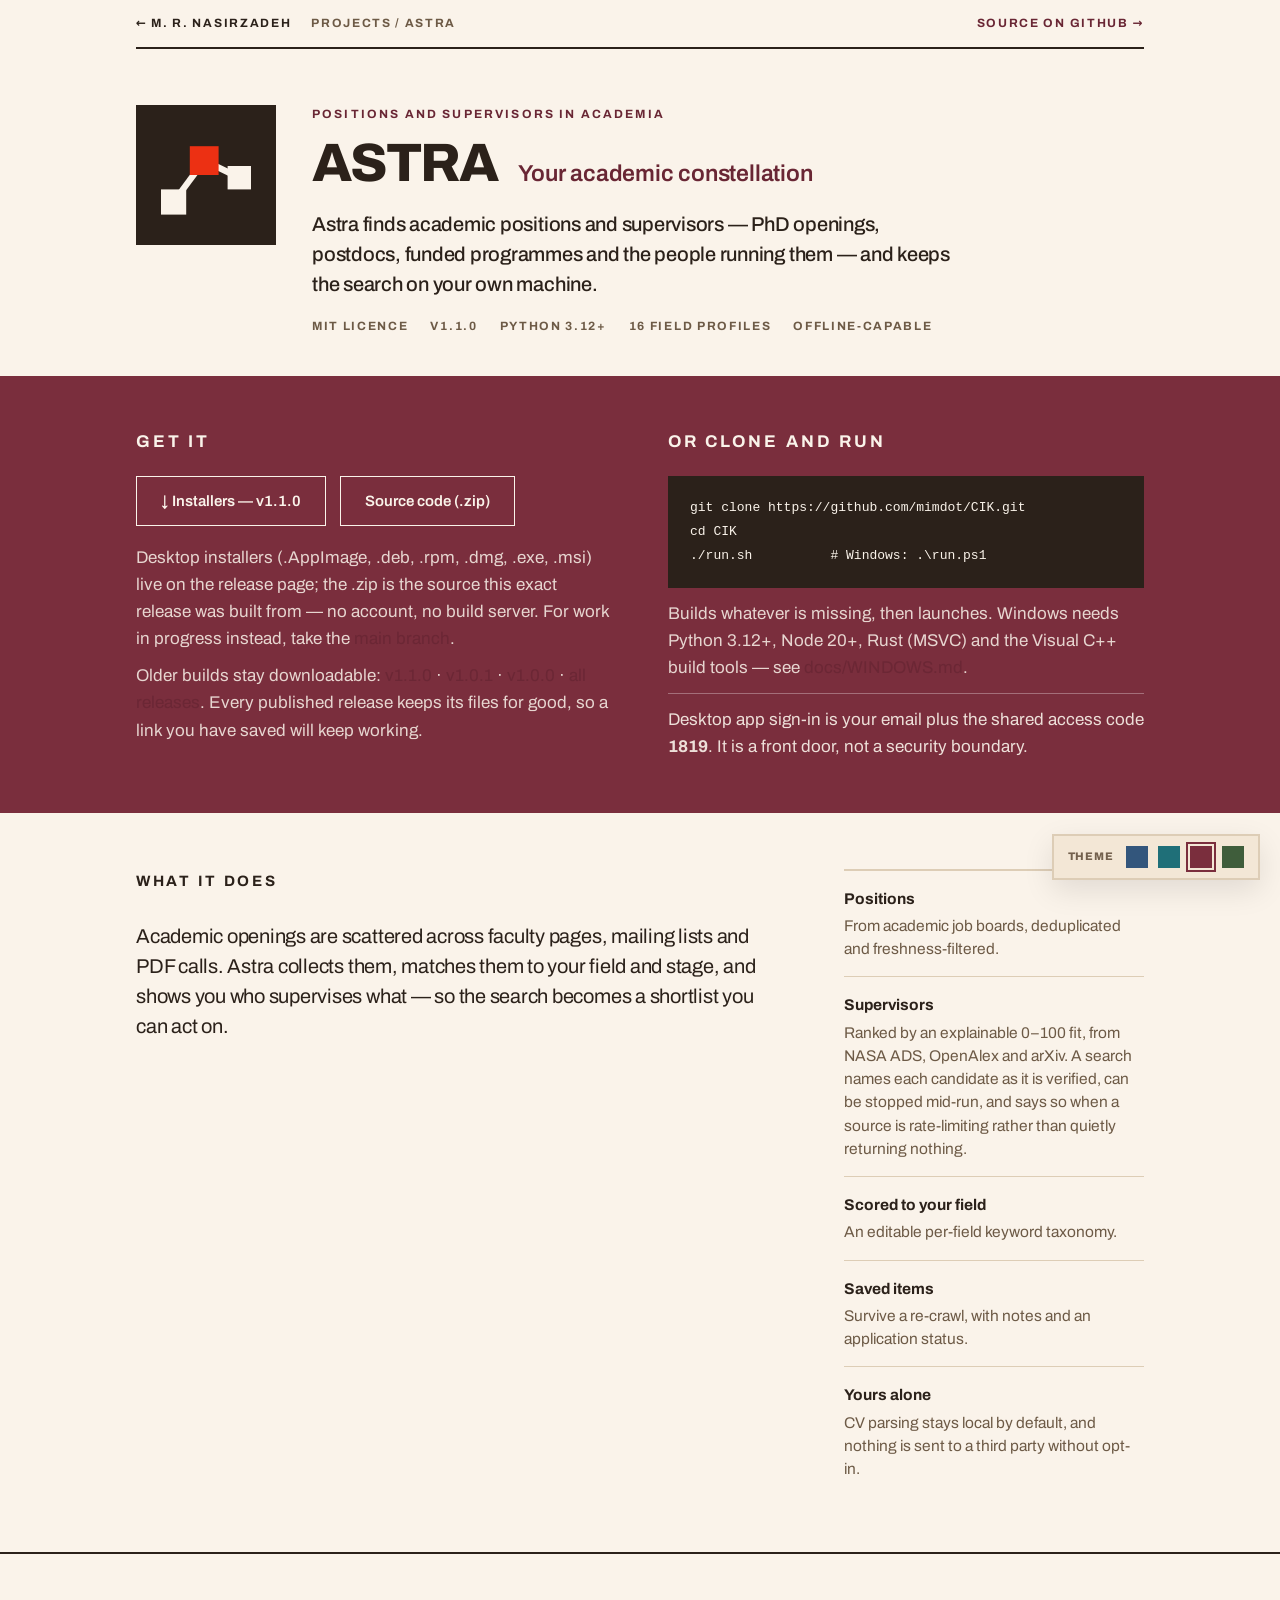
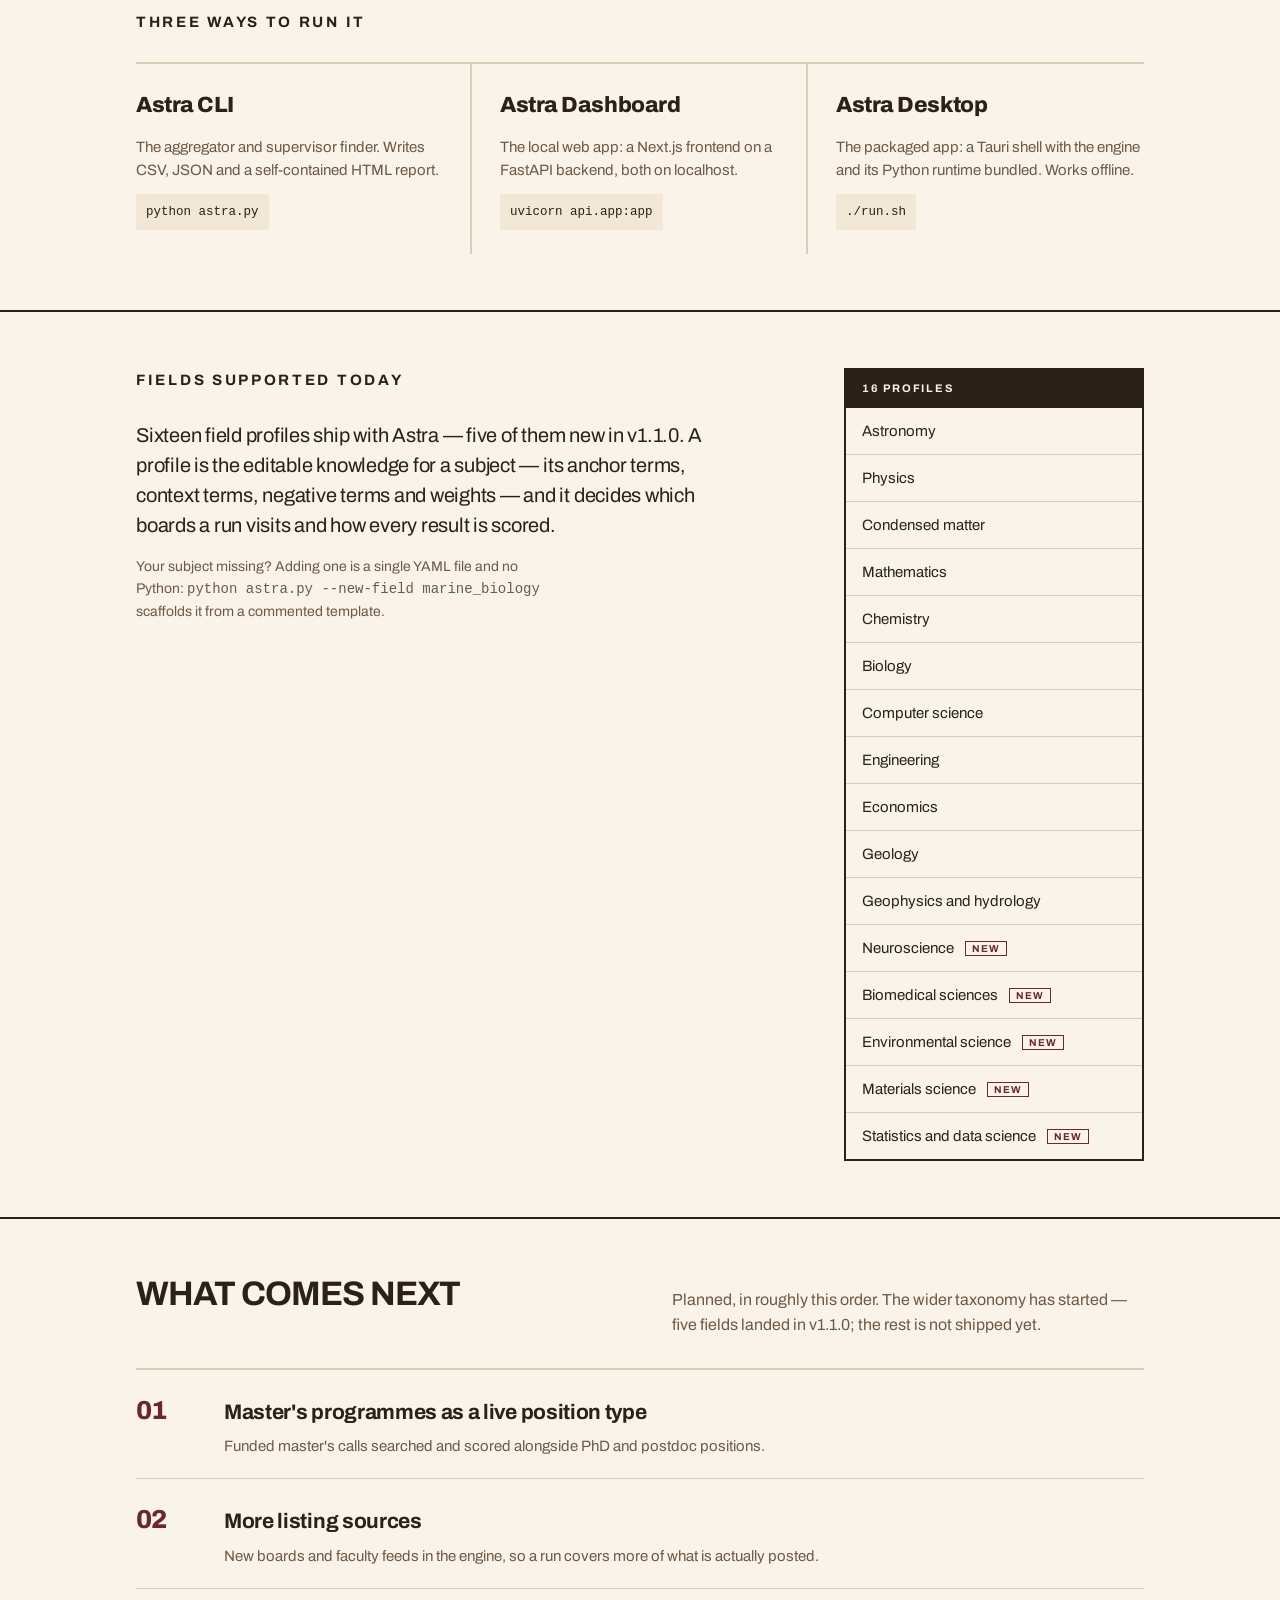
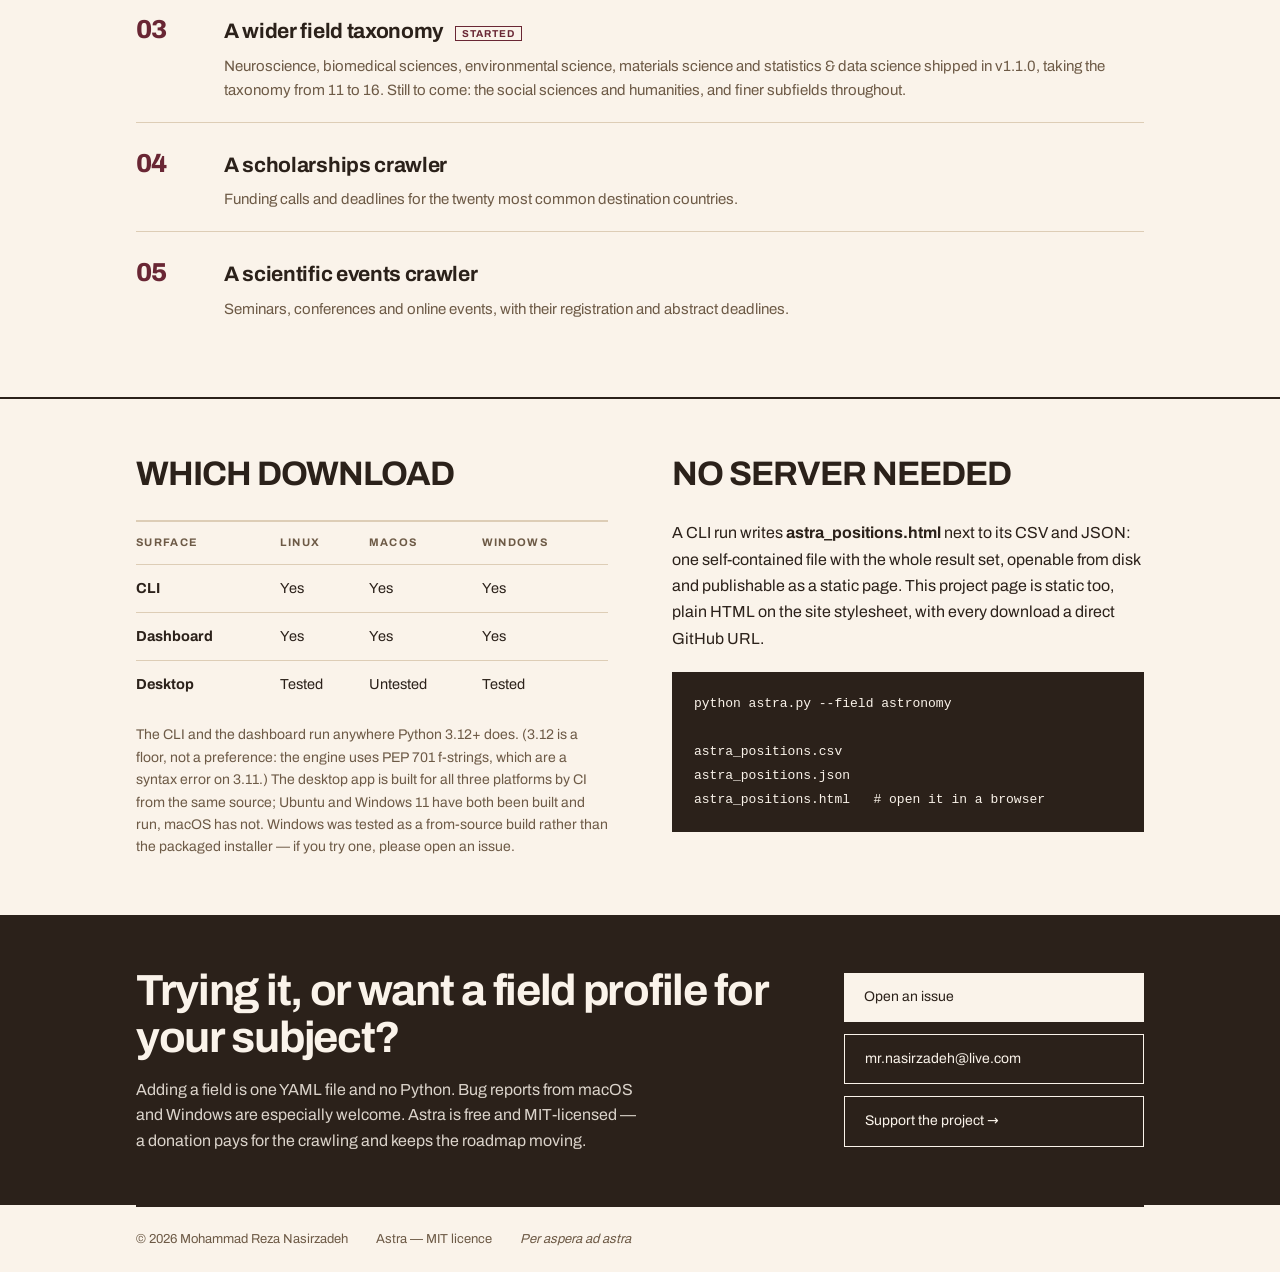
<file: projects/astra/index.html>
<!DOCTYPE html>
<html lang="en" data-theme="wine">
<head>
<meta charset="utf-8">
<script>
  try { document.documentElement.dataset.theme = localStorage.getItem('mimdot-theme') || 'wine'; } catch (e) {}
</script>
<meta name="viewport" content="width=device-width, initial-scale=1">
<title>Astra - positions and supervisors in academia &middot; M. R. Nasirzadeh</title>
<meta name="description" content="Astra finds academic positions and supervisors - PhD openings, postdocs, funded programmes and the people running them - and keeps the search on your own machine.">
<meta property="og:type" content="website">
<meta property="og:title" content="Astra: your academic constellation">
<meta property="og:description" content="Astra finds academic positions and supervisors - PhD openings, postdocs, funded programmes and the people running them - and keeps the search on your own machine.">
<meta property="og:url" content="https://mimdot.github.io/projects/astra/">
<meta name="twitter:card" content="summary_large_image">
<meta name="twitter:title" content="Astra: your academic constellation">
<meta name="twitter:description" content="Positions and supervisors in academia. Free, MIT-licensed, and it runs on your own machine.">
<link rel="icon" href="../../assets/images/logo.png">
<link rel="stylesheet" href="../../assets/css/style.css">
<link rel="stylesheet" href="../../assets/css/poster.css">
<script type="application/ld+json">
{
  "@context": "https://schema.org",
  "@type": "SoftwareApplication",
  "name": "Astra",
  "alternateName": "Career Intelligence Kit",
  "description": "Astra finds academic positions and supervisors - PhD openings, postdocs, funded programmes and the people running them - and keeps the search on your own machine.",
  "applicationCategory": "ResearchApplication",
  "operatingSystem": "Linux, macOS, Windows",
  "softwareVersion": "1.1.0",
  "url": "https://mimdot.github.io/projects/astra/",
  "downloadUrl": "https://github.com/mimdot/CIK/releases/latest",
  "softwareRequirements": "Python 3.12+",
  "codeRepository": "https://github.com/mimdot/CIK",
  "license": "https://opensource.org/licenses/MIT",
  "isAccessibleForFree": true,
  "offers": {"@type": "Offer", "price": "0", "priceCurrency": "USD"},
  "author": {
    "@type": "Person",
    "name": "Mohammad Reza Nasirzadeh",
    "url": "https://mimdot.github.io/"
  }
}
</script>
</head>
<body>

<div class="p-wrap">
  <nav class="p-crumbs" aria-label="Breadcrumb">
    <a href="../../">&larr; M. R. Nasirzadeh</a>
    <span>Projects / Astra</span>
    <a class="p-crumbs-end" href="https://github.com/mimdot/CIK">Source on GitHub &rarr;</a>
  </nav>

  <header class="p-hero">
    <div class="p-mark-tile">
      <svg class="p-mark" viewBox="0 0 100 100" width="90" height="90" fill="none" role="img" aria-label="Astra">
        <line x1="14" y1="80" x2="48" y2="34" stroke="currentColor" stroke-width="7"/>
        <line x1="48" y1="34" x2="87" y2="53" stroke="currentColor" stroke-width="7"/>
        <rect x="0" y="66" width="28" height="28" fill="currentColor"/>
        <rect x="74" y="40" width="26" height="26" fill="currentColor"/>
        <rect class="keystone" x="32" y="18" width="32" height="32"/>
      </svg>
    </div>
    <div>
      <p class="p-kicker">Positions and supervisors in academia</p>
      <div class="p-hero-lockup">
        <h1>Astra</h1>
        <span class="p-tagline">Your academic constellation</span>
      </div>
      <p class="p-hero-memo">Astra finds academic positions and supervisors &mdash; PhD openings, postdocs, funded programmes and the people running them &mdash; and keeps the search on your own machine.</p>
      <p class="p-facts">
        <span>MIT licence</span>
        <span>v1.1.0</span>
        <span>Python 3.12+</span>
        <span>16 field profiles</span>
        <span>Offline-capable</span>
      </p>
    </div>
  </header>
</div>

<section class="p-band">
  <div class="p-wrap">
    <div class="p-get">
      <div>
        <p class="p-band-label">Get it</p>
        <div class="p-ctas">
          <a class="btn btn-ghost on-navy p-btn-lg" href="https://github.com/mimdot/CIK/releases/latest">&darr; Installers &mdash; v1.1.0</a>
          <a class="btn btn-ghost on-navy p-btn-lg" href="https://github.com/mimdot/CIK/archive/refs/tags/v1.1.0.zip">Source code (.zip)</a>
        </div>
        <p class="p-get-note" style="margin-top: 18px">Desktop installers (.AppImage, .deb, .rpm, .dmg, .exe, .msi) live on the release page; the .zip is the source this exact release was built from &mdash; no account, no build server. For work in progress instead, take the <a href="https://github.com/mimdot/CIK/archive/refs/heads/main.zip">main branch</a>.</p>
        <p class="p-get-note" style="margin-top: 10px">Older builds stay downloadable: <a href="https://github.com/mimdot/CIK/releases/tag/v1.1.0">v1.1.0</a> &middot; <a href="https://github.com/mimdot/CIK/releases/tag/v1.0.1">v1.0.1</a> &middot; <a href="https://github.com/mimdot/CIK/releases/tag/v1.0.0">v1.0.0</a> &middot; <a href="https://github.com/mimdot/CIK/releases">all releases</a>. Every published release keeps its files for good, so a link you have saved will keep working.</p>
      </div>
      <div>
        <p class="p-band-label">Or clone and run</p>
        <pre class="p-code">git clone https://github.com/mimdot/CIK.git
cd CIK
./run.sh          # Windows: .\run.ps1</pre>
        <p class="p-code-note" style="margin-top: 12px">Builds whatever is missing, then launches. Windows needs Python 3.12+, Node 20+, Rust (MSVC) and the Visual&nbsp;C++ build tools &mdash; see <a href="https://github.com/mimdot/CIK/blob/main/docs/WINDOWS.md">docs/WINDOWS.md</a>.</p>
        <p class="p-code-rule">Desktop app sign-in is your email plus the shared access code <strong>1819</strong>. It is a front door, not a security boundary.</p>
      </div>
    </div>
  </div>
</section>

<main>

  <section class="p-sec">
    <div class="p-wrap">
      <div class="p-aside">
        <div>
          <h2 class="p-label">What it does</h2>
          <p class="p-hero-memo" style="font-weight: 400">Academic openings are scattered across faculty pages, mailing lists and PDF calls. Astra collects them, matches them to your field and stage, and shows you who supervises what &mdash; so the search becomes a shortlist you can act on.</p>
        </div>
        <dl class="p-defs">
          <div class="p-def"><dt>Positions</dt><dd>From academic job boards, deduplicated and freshness-filtered.</dd></div>
          <div class="p-def"><dt>Supervisors</dt><dd>Ranked by an explainable 0&ndash;100 fit, from NASA ADS, OpenAlex and arXiv. A search names each candidate as it is verified, can be stopped mid-run, and says so when a source is rate-limiting rather than quietly returning nothing.</dd></div>
          <div class="p-def"><dt>Scored to your field</dt><dd>An editable per-field keyword taxonomy.</dd></div>
          <div class="p-def"><dt>Saved items</dt><dd>Survive a re-crawl, with notes and an application status.</dd></div>
          <div class="p-def"><dt>Yours alone</dt><dd>CV parsing stays local by default, and nothing is sent to a third party without opt-in.</dd></div>
        </dl>
      </div>
    </div>
  </section>

  <section class="p-sec">
    <div class="p-wrap">
      <h2 class="p-label">Three ways to run it</h2>
      <div class="p-three">
        <div>
          <h3>Astra CLI</h3>
          <p>The aggregator and supervisor finder. Writes CSV, JSON and a self-contained HTML report.</p>
          <code class="p-inline-code">python astra.py</code>
        </div>
        <div>
          <h3>Astra Dashboard</h3>
          <p>The local web app: a Next.js frontend on a FastAPI backend, both on localhost.</p>
          <code class="p-inline-code">uvicorn api.app:app</code>
        </div>
        <div>
          <h3>Astra Desktop</h3>
          <p>The packaged app: a Tauri shell with the engine and its Python runtime bundled. Works offline.</p>
          <code class="p-inline-code">./run.sh</code>
        </div>
      </div>
    </div>
  </section>

  <section class="p-sec">
    <div class="p-wrap">
      <div class="p-aside">
        <div>
          <h2 class="p-label">Fields supported today</h2>
          <p class="p-hero-memo" style="font-weight: 400; max-width: 54ch">Sixteen field profiles ship with Astra &mdash; five of them new in v1.1.0. A profile is the editable knowledge for a subject &mdash; its anchor terms, context terms, negative terms and weights &mdash; and it decides which boards a run visits and how every result is scored.</p>
          <p class="p-note" style="max-width: 54ch">Your subject missing? Adding one is a single YAML file and no Python: <code>python astra.py --new-field marine_biology</code> scaffolds it from a commented template.</p>
        </div>
        <div class="p-list">
          <p class="p-list-head">16 profiles</p>
          <ul>
            <li>Astronomy</li>
            <li>Physics</li>
            <li>Condensed matter</li>
            <li>Mathematics</li>
            <li>Chemistry</li>
            <li>Biology</li>
            <li>Computer science</li>
            <li>Engineering</li>
            <li>Economics</li>
            <li>Geology</li>
            <li>Geophysics and hydrology</li>
            <li>Neuroscience <span class="p-new">new</span></li>
            <li>Biomedical sciences <span class="p-new">new</span></li>
            <li>Environmental science <span class="p-new">new</span></li>
            <li>Materials science <span class="p-new">new</span></li>
            <li>Statistics and data science <span class="p-new">new</span></li>
          </ul>
        </div>
      </div>
    </div>
  </section>

  <section class="p-sec">
    <div class="p-wrap">
      <div class="p-sec-head">
        <h2 class="p-label" style="margin: 0">What comes next</h2>
        <p>Planned, in roughly this order. The wider taxonomy has started &mdash; five fields landed in v1.1.0; the rest is not shipped yet.</p>
      </div>
      <div class="p-road">
        <div class="p-road-item">
          <span class="p-road-num">01</span>
          <div>
            <h3>Master's programmes as a live position type</h3>
            <p>Funded master's calls searched and scored alongside PhD and postdoc positions.</p>
          </div>
        </div>
        <div class="p-road-item">
          <span class="p-road-num">02</span>
          <div>
            <h3>More listing sources</h3>
            <p>New boards and faculty feeds in the engine, so a run covers more of what is actually posted.</p>
          </div>
        </div>
        <div class="p-road-item">
          <span class="p-road-num">03</span>
          <div>
            <h3>A wider field taxonomy <span class="p-new">started</span></h3>
            <p>Neuroscience, biomedical sciences, environmental science, materials science and statistics &amp; data science shipped in v1.1.0, taking the taxonomy from 11 to 16. Still to come: the social sciences and humanities, and finer subfields throughout.</p>
          </div>
        </div>
        <div class="p-road-item">
          <span class="p-road-num">04</span>
          <div>
            <h3>A scholarships crawler</h3>
            <p>Funding calls and deadlines for the twenty most common destination countries.</p>
          </div>
        </div>
        <div class="p-road-item">
          <span class="p-road-num">05</span>
          <div>
            <h3>A scientific events crawler</h3>
            <p>Seminars, conferences and online events, with their registration and abstract deadlines.</p>
          </div>
        </div>
      </div>
    </div>
  </section>

  <section class="p-sec">
    <div class="p-wrap">
      <div class="p-split">
        <div>
          <h2 class="p-label">Which download</h2>
          <div class="p-table-scroll">
          <table class="p-table">
            <thead>
              <tr><th scope="col">Surface</th><th scope="col">Linux</th><th scope="col">macOS</th><th scope="col">Windows</th></tr>
            </thead>
            <tbody>
              <tr><th scope="row">CLI</th><td>Yes</td><td>Yes</td><td>Yes</td></tr>
              <tr><th scope="row">Dashboard</th><td>Yes</td><td>Yes</td><td>Yes</td></tr>
              <tr><th scope="row">Desktop</th><td>Tested</td><td>Untested</td><td>Tested</td></tr>
            </tbody>
          </table>
          </div>
          <p class="p-note">The CLI and the dashboard run anywhere Python 3.12+ does. (3.12 is a floor, not a preference: the engine uses PEP&nbsp;701 f-strings, which are a syntax error on 3.11.) The desktop app is built for all three platforms by CI from the same source; Ubuntu and Windows&nbsp;11 have both been built and run, macOS has not. Windows was tested as a from-source build rather than the packaged installer &mdash; if you try one, please open an issue.</p>
        </div>
        <div>
          <h2 class="p-label">No server needed</h2>
          <p class="p-body" style="color: inherit; margin-bottom: 20px">A CLI run writes <strong>astra_positions.html</strong> next to its CSV and JSON: one self-contained file with the whole result set, openable from disk and publishable as a static page. This project page is static too, plain HTML on the site stylesheet, with every download a direct GitHub URL.</p>
          <pre class="p-code">python astra.py --field astronomy

astra_positions.csv
astra_positions.json
astra_positions.html   # open it in a browser</pre>
        </div>
      </div>
    </div>
  </section>

</main>

<section class="p-ink">
  <div class="p-wrap">
    <div class="p-ink-split">
      <div>
        <h2>Trying it, or want a field profile for your subject?</h2>
        <p style="margin-top: 16px">Adding a field is one YAML file and no Python. Bug reports from macOS and Windows are especially welcome. Astra is free and MIT-licensed &mdash; a donation pays for the crawling and keeps the roadmap moving.</p>
      </div>
      <div class="p-ink-actions">
        <a class="p-btn-solid" href="https://github.com/mimdot/CIK/issues">Open an issue</a>
        <a class="p-btn-outline" href="mailto:mr.nasirzadeh@live.com">mr.nasirzadeh@live.com</a>
        <a class="p-btn-outline" href="https://donofa.ir/mimdot">Support the project &rarr;</a>
      </div>
    </div>
  </div>
</section>

<div class="p-wrap">
  <p class="p-colophon">
    <span>&copy; 2026 Mohammad Reza Nasirzadeh</span>
    <span>Astra &mdash; MIT licence</span>
    <em>Per aspera ad astra</em>
  </p>
</div>

<nav class="theme-switcher" id="theme-switcher" aria-label="Colour theme">
  <span class="theme-switcher-label">Theme</span>
  <button type="button" class="theme-dot" data-theme-name="cream" aria-pressed="false" title="Cream &amp; navy" aria-label="Cream and navy theme"></button>
  <button type="button" class="theme-dot" data-theme-name="slate" aria-pressed="false" title="Slate &amp; teal" aria-label="Slate and teal theme"></button>
  <button type="button" class="theme-dot" data-theme-name="wine" aria-pressed="true" title="Wine &amp; sand" aria-label="Wine and sand theme"></button>
  <button type="button" class="theme-dot" data-theme-name="forest" aria-pressed="false" title="Forest &amp; sage" aria-label="Forest and sage theme"></button>
</nav>

<script src="../../assets/js/main.js"></script>
</body>
</html>
</file>
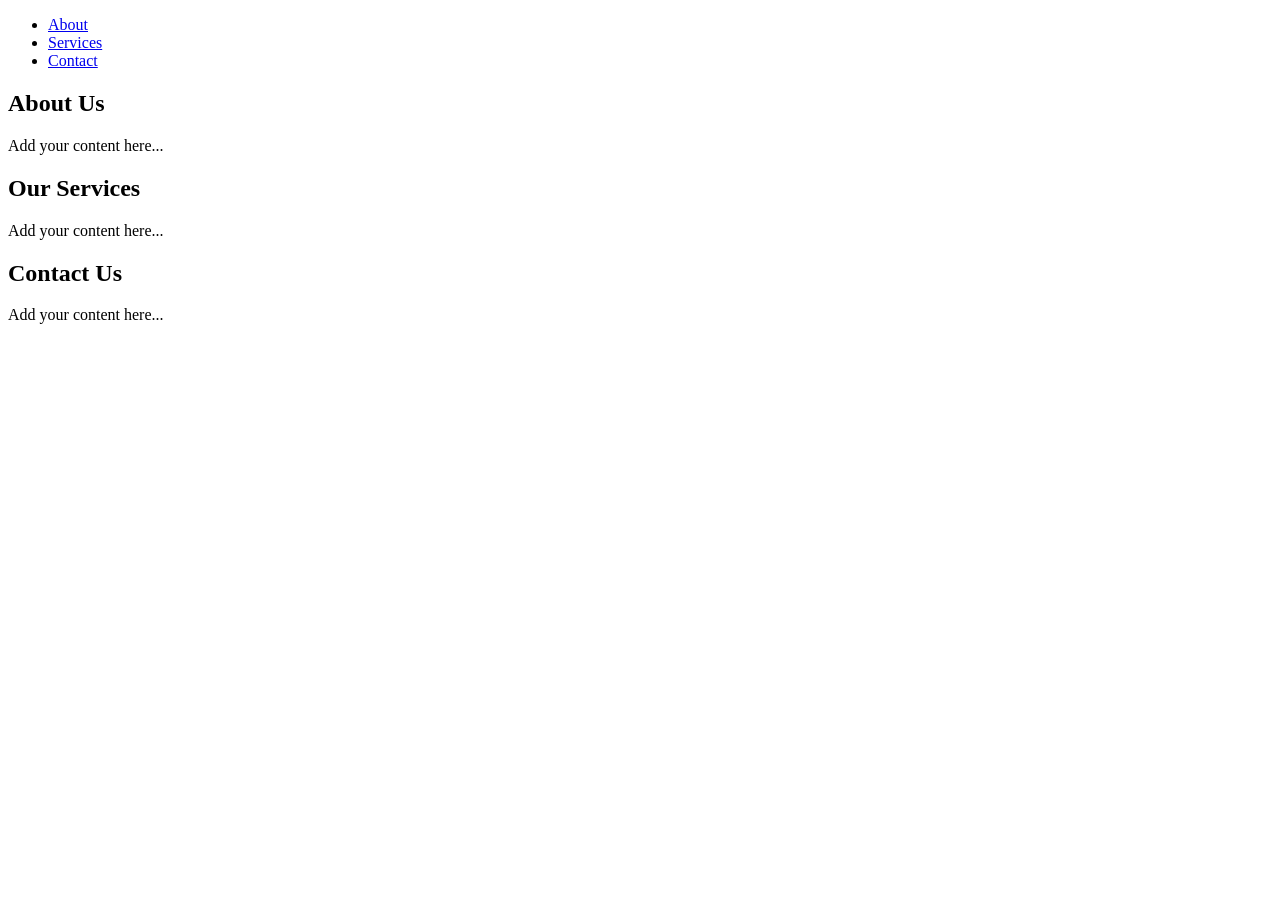
<file: indes.html>
<!DOCTYPE html>
<html>
  <head>
    <title>My GitHub Pages Website</title>
  </head>
  <body>
    <header>
      <nav>
        <ul>
          <li><a href="#about">About</a></li>
          <li><a href="#services">Services</a></li>
          <li><a href="#contact">Contact</a></li>
        </ul>
      </nav>
    </header>
    <main>
      <section id="about">
        <h2>About Us</h2>
        <p>Add your content here...</p>
      </section>
      <section id="services">
        <h2>Our Services</h2>
        <p>Add your content here...</p>
      </section>
      <section id="contact">
        <h2>Contact Us</h2>
        <p>Add your content here...</p>
      </section>
    </main>
  </body>
</html>
</file>
<file: assets/css/style.css>
/* ============================================================
   mimdot.github.io - Mohammad Reza Nasirzadeh
   Modernist poster system, preserved brand: cream + navy + Archivo
   Radii: 0. Default theme cream, light with prefers-color-scheme
   dark. Alternate colour themes via html[data-theme].
   ============================================================ */

/* --- Tokens --- */
:root {
  --bg:        #faf5e9;
  --surface:   #f2ecdd;
  --ink:       #201e1d;
  --ink-soft:  #6b6760;
  --ink-faint: #6f6b63;
  --accent:    #33567c;
  --accent-600:#2a4767;
  --accent-700:#243c58;
  --accent-800:#1d3148;
  --accent-900:#182a3e;
  --divider:   #d3ccbb;
  --on-accent: #faf5e9;
  --field-bg: #faf5e9;
  --field-ink: #201e1d;
  --font: 'Archivo', system-ui, sans-serif;
  --nav-h: 64px;
  --max: 1120px;
}

@font-face {
  font-family: 'Archivo';
  font-style: normal;
  font-weight: 100 900;
  font-display: swap;
  src: url('../fonts/archivo.woff2') format('woff2-variations');
}

/* --- Reset --- */
*, *::before, *::after { box-sizing: border-box; margin: 0; padding: 0; }
html { scroll-behavior: smooth; font-size: 16px; }
body {
  background: var(--bg);
  color: var(--ink);
  font-family: var(--font);
  font-weight: 400;
  line-height: 1.6;
  -webkit-font-smoothing: antialiased;
}
img { max-width: 100%; display: block; }
a { color: var(--accent-600); text-decoration: none; }
a:hover { color: var(--accent); }
button { font-family: inherit; }
:focus-visible { outline: 2px solid var(--accent); outline-offset: 2px; }

/* --- Buttons --- */
.btn {
  display: inline-flex;
  align-items: center;
  justify-content: center;
  gap: 6px;
  cursor: pointer;
  text-decoration: none;
  font-family: var(--font);
  font-weight: 400;
  font-size: 14px;
  line-height: 1.2;
  padding: 10px 18px;
  border: 1px solid transparent;
  border-radius: 0;
  transition: background 0.18s, color 0.18s, border-color 0.18s;
}
.btn:active { transform: translateY(1px); }
.btn-primary { background: var(--accent); color: var(--on-accent); }
.btn-primary:hover { background: var(--accent-600); color: var(--on-accent); }
.btn-ghost { border: 1px solid var(--divider); color: var(--accent-600); }
.btn-ghost:hover { border-color: var(--accent); color: var(--accent); }
.btn-ghost.on-navy { border-color: var(--on-accent); color: var(--on-accent); }
.btn-ghost.on-navy:hover { background: rgba(250,245,233,0.12); color: var(--on-accent); }

/* --- Navigation --- */
.nav {
  position: sticky;
  top: 0;
  z-index: 100;
  height: var(--nav-h);
  display: flex;
  align-items: center;
  gap: 16px;
  padding: 0 32px;
  background: var(--bg);
  border-bottom: 2px solid var(--divider);
}
.nav-logo { width: 40px; height: 40px; flex: none; display: flex; align-items: center; justify-content: center; }
.nav-logo img { width: 40px; height: 40px; max-width: none; flex: none; object-fit: contain; }
.nav-brand {
  font-weight: 800;
  font-size: 17px;
  letter-spacing: -0.01em;
  white-space: nowrap;
  margin-right: auto;
}
.nav-links {
  display: flex;
  align-items: center;
  gap: 22px;
  list-style: none;
}
.nav-links a { color: var(--ink); font-size: 14px; }
.nav-links a:hover { color: var(--accent); }
.nav-cv {
  color: var(--on-accent) !important;
  padding: 9px 14px;
  font-size: 13px;
}
.nav-toggle {
  display: none;
  flex-direction: column;
  justify-content: center;
  gap: 5px;
  width: 40px;
  height: 40px;
  background: none;
  border: none;
  cursor: pointer;
}
.nav-toggle span { display: block; width: 22px; height: 2px; background: var(--ink); margin-left: auto; }
.nav-toggle[aria-expanded="true"] span:nth-child(1) { transform: translateY(7px) rotate(45deg); }
.nav-toggle[aria-expanded="true"] span:nth-child(2) { opacity: 0; }
.nav-toggle[aria-expanded="true"] span:nth-child(3) { transform: translateY(-7px) rotate(-45deg); }

/* --- Hero --- */
.hero {
  display: grid;
  grid-template-columns: minmax(0, 1fr) 340px;
  gap: 64px;
  align-items: center;
  max-width: var(--max);
  margin: 0 auto;
  padding: 96px 56px 84px;
}
.hero-lead {
  font-weight: 600;
  font-size: 24px;
  line-height: 1.45;
  letter-spacing: -0.01em;
  max-width: 34ch;
  margin-bottom: 32px;
}
.hero-ctas { display: flex; gap: 12px; flex-wrap: wrap; }
.hero-figure {
  background: var(--surface);
  border: 2px solid var(--divider);
  overflow: hidden;
  aspect-ratio: 1 / 1;
}
.hero-figure img { width: 100%; height: 100%; object-fit: cover; }

/* --- Layout --- */
.container { max-width: var(--max); margin: 0 auto; padding: 0 56px; }
.section { padding: 84px 0; border-bottom: 2px solid var(--divider); }
.section:last-of-type { border-bottom: 0; }
.section-title {
  font-weight: 800;
  font-size: 32px;
  line-height: 1.12;
  letter-spacing: -0.015em;
  margin-bottom: 48px;
}
.eyebrow {
  font-size: 13px;
  font-weight: 400;
  letter-spacing: 0.08em;
  text-transform: uppercase;
  color: var(--accent-600);
  margin-bottom: 16px;
}

/* --- Research rows --- */
.feature-row {
  display: grid;
  grid-template-columns: 1fr;
  gap: 16px 56px;
  padding: 0 0 42px;
  margin-bottom: 42px;
  border-bottom: 2px solid var(--divider);
}
.feature-row:last-of-type { margin-bottom: 0; padding-bottom: 24px; }
.feature-title {
  font-weight: 800;
  font-size: 24px;
  line-height: 1.2;
  letter-spacing: -0.01em;
  margin-bottom: 12px;
}
.feature-body {
  font-size: 15.5px;
  line-height: 1.8;
  color: var(--ink-soft);
  max-width: 52ch;
}

/* --- Publications --- */
.pub-row {
  display: grid;
  grid-template-columns: 90px 1fr auto;
  gap: 8px 32px;
  align-items: baseline;
  padding: 28px 0;
  border-bottom: 2px solid var(--divider);
}
.pub-row:last-of-type { border-bottom: 0; padding-bottom: 0; }
.pub-row:first-of-type { padding-top: 0; }
.pub-year { font-weight: 800; font-size: 15px; }
.pub-title { font-weight: 800; font-size: 21px; line-height: 1.3; margin-bottom: 8px; }
.pub-authors { font-size: 14.5px; line-height: 1.5; color: var(--ink-faint); }
.pub-links { margin-top: 6px; }
.pub-links a { font-weight: 400; font-size: 14px; border-bottom: 1px solid currentColor; padding-bottom: 1px; }

/* --- Tags --- */
.tag {
  display: inline-flex;
  align-items: center;
  font-size: 11.5px;
  letter-spacing: 0.02em;
  padding: 4px 10px;
  white-space: nowrap;
  border: 1px solid var(--divider);
  color: var(--ink-soft);
}
.tag-accent { border-color: var(--accent); color: var(--accent); }
.tag-outline { border-style: dashed; }
.tag-neutral { border-color: var(--divider); }

/* --- Talks --- */
.talk-row {
  display: grid;
  grid-template-columns: 64px 1fr auto;
  gap: 8px 24px;
  align-items: baseline;
  padding: 24px 0;
  border-bottom: 1px solid var(--divider);
}
.talk-row:last-of-type { border-bottom: 0; padding-bottom: 0; }
.talk-row:first-of-type { padding-top: 0; }
.talk-year { font-weight: 800; font-size: 14px; }
.talk-title { font-size: 16px; line-height: 1.6; }
.talk-venue { color: var(--ink-soft); }

/* --- Writings --- */
.section-split { display: grid; grid-template-columns: 1fr; }
.writings-intro {
  font-size: 15.5px;
  line-height: 1.8;
  color: var(--ink-soft);
  max-width: 56ch;
  margin-bottom: 28px;
}
.writings-entry { font-size: 16px; line-height: 1.8; }
.writings-entry a { font-weight: 600; color: var(--accent-600); }
.writings-entry a:hover { color: var(--accent); }
.writings-desc { font-size: 14.5px; color: var(--ink-faint); }

/* --- Projects --- */
.projects-intro {
  font-size: 15.5px;
  line-height: 1.8;
  color: var(--ink-soft);
  max-width: 56ch;
}

/* --- Contact --- */
.contact {
  background: var(--accent);
  color: var(--on-accent);
}
.contact .container { padding: 84px 56px; }
.contact-title {
  font-weight: 800;
  font-size: 52px;
  line-height: 1.06;
  letter-spacing: -0.015em;
  margin-bottom: 42px;
}
.contact-links { display: flex; gap: 12px; flex-wrap: wrap; }
.contact-rule {
  height: 2px;
  border: 0;
  background: rgba(250,245,233,0.35);
  margin: 56px 0 40px;
}
.contact-form {
  display: grid;
  grid-template-columns: 1fr 1fr;
  gap: 20px 32px;
  max-width: 820px;
}
.field { display: flex; flex-direction: column; gap: 6px; }
.field-full { grid-column: 1 / -1; }
.field label { font-size: 13px; color: var(--on-accent); }
.input {
  width: 100%;
  min-height: 40px;
  padding: 10px 12px;
  font-family: var(--font);
  font-size: 14px;
  color: var(--field-ink);
  background: var(--field-bg);
  border: 1px solid rgba(250,245,233,0.5);
  border-radius: 0;
  caret-color: var(--accent);
}
.input::placeholder { color: #6f6b63; }
.input:focus-visible { outline: 2px solid var(--on-accent); outline-offset: 2px; }
textarea.input { min-height: 110px; resize: vertical; }
.contact-submit { justify-self: start; margin-top: 8px; }

.contact-form-status {
  max-width: 820px;
  padding: 14px 16px;
  margin-bottom: 24px;
  font-size: 14px;
  line-height: 1.5;
  border: 1px solid var(--on-accent);
}
.contact-form-status[hidden] { display: none; }
.contact-form-status.is-error { border-color: #ffc8c1; color: #ffc8c1; }
.fs-error {
  display: block;
  font-size: 12.5px;
  line-height: 1.4;
  color: #ffc8c1;
  min-height: 0;
}
.fs-error[hidden] { display: none; }

/* --- Footer --- */
.footer {
  background: var(--accent-900);
  color: rgba(250,245,233,0.65);
  text-align: center;
  padding: 32px 24px;
  font-size: 13px;
  line-height: 1.6;
}

/* --- Responsive --- */
@media (max-width: 1024px) {
  .hero { grid-template-columns: minmax(0, 1fr) 280px; gap: 40px; }
}

@media (max-width: 768px) {
  .nav { padding: 0 20px; }
  .nav-links {
    display: none;
    position: absolute;
    top: var(--nav-h);
    left: 0;
    right: 0;
    flex-direction: column;
    align-items: stretch;
    gap: 0;
    background: var(--bg);
    border-bottom: 2px solid var(--divider);
    padding: 8px 20px 20px;
  }
  .nav-links.open { display: flex; }
  .nav-links li { border-bottom: 1px solid var(--divider); }
  .nav-links li:last-child { border-bottom: 0; }
  .nav-links a { display: block; padding: 14px 0; font-size: 15px; }
  .nav-cv { margin-top: 12px; text-align: center; }
  .nav-toggle { display: flex; }

  .container, .hero, .contact .container { padding-left: 24px; padding-right: 24px; }
  .hero { grid-template-columns: 1fr; gap: 32px; padding-top: 56px; padding-bottom: 56px; text-align: left; }
  .hero-figure { max-width: 340px; }
  .hero-lead { font-size: 20px; max-width: 38ch; }
  .contact-title { font-size: 40px; }

  .section { padding: 56px 0; }
  .section-title { font-size: 28px; margin-bottom: 32px; }

  .pub-row { grid-template-columns: auto 1fr; grid-template-rows: auto auto; }
  .pub-year { grid-column: 1; }
  .pub-row > div { grid-column: 2; }
  .pub-row .tag { grid-column: 2; grid-row: 2; justify-self: start; }

  .talk-row { grid-template-columns: 48px 1fr; }
  .talk-row .tag { grid-column: 2; }

  .contact-form { grid-template-columns: 1fr; }
  .field-full { grid-column: 1; }
}

/* --- Reduced motion --- */
@media (prefers-reduced-motion: reduce) {
  html { scroll-behavior: auto; }
  *, *::before, *::after {
    animation-duration: 0.01ms !important;
    animation-iteration-count: 1 !important;
    transition-duration: 0.01ms !important;
  }
}

/* --- Scroll-driven entry reveal (motion dial 3) --- */
@supports (animation-timeline: view()) {
  @media (prefers-reduced-motion: no-preference) {
    @keyframes rise-in {
      from { opacity: 0; transform: translateY(18px); }
      to   { opacity: 1; transform: translateY(0); }
    }
    .section, .hero {
      animation: rise-in 0.6s cubic-bezier(0.16, 1, 0.3, 1) both;
      animation-timeline: view();
      animation-range: entry 4% entry 32%;
    }
  }
}

/* --- Dark mode --- */
@media (prefers-color-scheme: dark) {
  :root {
    --bg:        #191c20;
    --surface:   #22262c;
    --ink:       #e8e6e1;
    --ink-soft:  #a7a49c;
    --ink-faint: #9a978e;
    --accent:    #6d94bd;
    --accent-600:#7fa3c9;
    --accent-700:#8fb1d4;
    --accent-800:#9fbed9;
    --accent-900:#14202c;
    --divider:   #33383f;
    --on-accent: #10141a;
    --field-bg:  #f2ecdd;
    --field-ink: #16191d;
  }
  .contact { color: var(--bg); }
  .contact .contact-title { color: var(--bg); }
  .contact .field label { color: var(--bg); }
  .contact-rule { background: rgba(16,20,26,0.35); }
  .btn-primary { color: var(--bg); }
  .btn-ghost.on-navy { color: var(--bg); border-color: var(--bg); }
  .btn-ghost.on-navy:hover { background: rgba(16,20,26,0.12); color: var(--bg); }
  .footer { background: var(--accent-900); color: rgba(232,230,225,0.6); }
  .input { color: var(--field-ink); background: var(--field-bg); }
  .nav-toggle span { background: var(--ink); }
  .contact-form-status.is-error,
  .fs-error { border-color: #4f1414; color: #4f1414; }
}

/* --- Colour themes --- */
html[data-theme="slate"] {
  --bg: #eef2f5;
  --surface: #e2e9ee;
  --ink: #1b2a33;
  --ink-soft: #465b66;
  --ink-faint: #51636d;
  --accent: #1f6f78;
  --accent-600: #1a5f67;
  --accent-700: #17525a;
  --accent-800: #13454b;
  --accent-900: #0f383e;
  --divider: #c6d2d8;
  --on-accent: #eef2f5;
  --field-bg: #f6f9fb;
  --field-ink: #1b2a33;
}
html[data-theme="wine"] {
  --bg: #faf3ea;
  --surface: #f3e7d6;
  --ink: #2b211a;
  --ink-soft: #6d5a46;
  --ink-faint: #73614e;
  --accent: #7a2e3d;
  --accent-600: #692634;
  --accent-700: #59202d;
  --accent-800: #4a1a25;
  --accent-900: #3b151d;
  --divider: #ddcdb6;
  --on-accent: #faf3ea;
  --field-bg: #fdf8f0;
  --field-ink: #2b211a;
}
html[data-theme="forest"] {
  --bg: #f1f5ec;
  --surface: #e5ecdc;
  --ink: #222a1e;
  --ink-soft: #57613f;
  --ink-faint: #5f6b49;
  --accent: #3f5d3b;
  --accent-600: #375133;
  --accent-700: #2f462c;
  --accent-800: #273924;
  --accent-900: #1f2d1d;
  --divider: #ced8bb;
  --on-accent: #f1f5ec;
  --field-bg: #f6f9f1;
  --field-ink: #222a1e;
}

@media (prefers-color-scheme: dark) {
  html[data-theme="slate"] {
    --bg: #12191d;
    --surface: #1a2328;
    --ink: #e2eaee;
    --ink-soft: #9fb0b8;
    --ink-faint: #93a6af;
    --accent: #4fa7b2;
    --accent-600: #5db0ba;
    --accent-700: #6bb9c3;
    --accent-800: #7ac2cb;
    --accent-900: #10242a;
    --divider: #2c3940;
    --on-accent: #0e1518;
    --field-bg: #e2e9ee;
    --field-ink: #1b2a33;
  }
  html[data-theme="wine"] {
    --bg: #1b1410;
    --surface: #251c15;
    --ink: #efe6dc;
    --ink-soft: #bba997;
    --ink-faint: #ad9c8b;
    --accent: #c25d6e;
    --accent-600: #cc6c7c;
    --accent-700: #d47e8d;
    --accent-800: #dc929f;
    --accent-900: #2c1318;
    --divider: #3d2e26;
    --on-accent: #140d0a;
    --field-bg: #f3e7d6;
    --field-ink: #2b211a;
  }
  html[data-theme="forest"] {
    --bg: #141812;
    --surface: #1d2219;
    --ink: #e9eee2;
    --ink-soft: #a9b49b;
    --ink-faint: #9da895;
    --accent: #86a97e;
    --accent-600: #93b48b;
    --accent-700: #a1be9a;
    --accent-800: #afc8a9;
    --accent-900: #12270f;
    --divider: #30382a;
    --on-accent: #0f130c;
    --field-bg: #e5ecdc;
    --field-ink: #222a1e;
  }
}

/* --- Theme switcher --- */
.theme-switcher {
  position: fixed;
  right: 20px;
  bottom: 20px;
  z-index: 200;
  display: flex;
  align-items: center;
  gap: 10px;
  padding: 10px 14px;
  background: var(--surface);
  border: 2px solid var(--divider);
  box-shadow: 0 10px 30px rgba(0, 0, 0, 0.1);
}
.theme-switcher-label {
  font-size: 11px;
  font-weight: 800;
  letter-spacing: 0.08em;
  text-transform: uppercase;
  color: var(--ink-faint);
  margin-right: 2px;
}
.theme-dot {
  width: 22px;
  height: 22px;
  border: 0;
  border-radius: 0;
  cursor: pointer;
  padding: 0;
  flex: none;
}
.theme-dot[aria-pressed="true"] { outline: 2px solid var(--accent); outline-offset: 2px; }
.theme-dot[data-theme-name="cream"]  { background: #33567c; }
.theme-dot[data-theme-name="slate"]  { background: #1f6f78; }
.theme-dot[data-theme-name="wine"]   { background: #7a2e3d; }
.theme-dot[data-theme-name="forest"] { background: #3f5d3b; }
</file>
<file: assets/css/poster.css>
/* ============================================================
   poster.css — poster layout for the wine & sand rebuild.
   Layers on top of style.css: uses only its tokens, so all four
   themes and dark mode keep working. Prefix: .p-
   ============================================================ */

.p-wrap { max-width: var(--max); margin: 0 auto; padding: 0 56px; }

/* --- Masthead --- */
.p-masthead {
  display: grid;
  grid-template-columns: minmax(0, 1fr) 120px;
  gap: 40px;
  align-items: end;
  padding: 56px 0 28px;
}
.p-kicker {
  font-size: 12px;
  font-weight: 700;
  letter-spacing: 0.18em;
  text-transform: uppercase;
  color: var(--accent-600);
  margin-bottom: 14px;
}
.p-name {
  font-weight: 800;
  font-size: clamp(44px, 7vw, 82px);
  line-height: 0.92;
  letter-spacing: -0.045em;
}
.p-portrait {
  width: 120px;
  height: 150px;
  object-fit: cover;
  filter: grayscale(1) contrast(1.05);
}
.p-rule { height: 2px; background: var(--ink); border: 0; }

/* --- Lead --- */
.p-lead-sec { padding: 48px 0 56px; border-bottom: 2px solid var(--ink); }
.p-lead {
  font-weight: 500;
  font-size: clamp(21px, 2.4vw, 29px);
  line-height: 1.38;
  letter-spacing: -0.02em;
  max-width: 44ch;
  margin-bottom: 32px;
  text-wrap: pretty;
}
.p-ctas { display: flex; gap: 14px; flex-wrap: wrap; }

/* --- Sections --- */
.p-sec { padding: 56px 0; border-bottom: 2px solid var(--ink); }
.p-sec:last-of-type { border-bottom: 0; }
.p-label {
  font-size: 15px;
  font-weight: 700;
  letter-spacing: 0.18em;
  text-transform: uppercase;
  margin-bottom: 28px;
}
.p-sec-head {
  display: grid;
  grid-template-columns: minmax(0, 1fr) minmax(0, 1fr);
  gap: 64px;
  align-items: baseline;
  margin-bottom: 30px;
}
.p-sec-head h2 {
  font-weight: 700;
  font-size: 34px;
  line-height: 1.1;
  letter-spacing: -0.03em;
}
.p-sec-head p { font-size: 16px; color: var(--ink-soft); }

/* --- Accent field band --- */
.p-band {
  background: var(--accent);
  color: var(--on-accent);
  padding: 52px 0;
}
.p-band-label {
  font-size: 12px;
  font-weight: 700;
  letter-spacing: 0.18em;
  text-transform: uppercase;
  margin-bottom: 20px;
}
.p-band h2 {
  font-weight: 700;
  font-size: clamp(32px, 4vw, 50px);
  line-height: 1.04;
  letter-spacing: -0.03em;
  max-width: 24ch;
  margin-bottom: 20px;
}
.p-band p { font-size: 17px; line-height: 1.6; max-width: 62ch; text-wrap: pretty; }

/* --- Ink band --- */
.p-ink {
  background: var(--ink);
  color: var(--bg);
  padding: 52px 0;
}
.p-ink h2 {
  font-weight: 700;
  font-size: clamp(30px, 3.4vw, 44px);
  line-height: 1.08;
  letter-spacing: -0.03em;
}
.p-ink p { font-size: 16px; line-height: 1.6; max-width: 56ch; text-wrap: pretty; opacity: 0.85; }
.p-ink-split {
  display: grid;
  grid-template-columns: minmax(0, 1fr) 300px;
  gap: 56px;
  align-items: center;
}
.p-ink-actions { display: flex; flex-direction: column; gap: 12px; }
.p-btn-solid {
  display: inline-block;
  font-size: 14px;
  padding: 13px 20px;
  background: var(--bg);
  color: var(--ink);
}
.p-btn-solid:hover { color: var(--ink); opacity: 0.88; }
.p-btn-outline {
  display: inline-block;
  font-size: 14px;
  padding: 13px 20px;
  color: var(--bg);
  border: 1px solid currentColor;
}
.p-btn-outline:hover { color: var(--bg); background: rgba(255, 255, 255, 0.12); }

/* --- Two-up research rows --- */
.p-two {
  display: grid;
  grid-template-columns: repeat(2, minmax(0, 1fr));
  gap: 44px;
}
.p-item { border-top: 2px solid var(--divider); padding-top: 18px; }
.p-item h3 {
  font-weight: 700;
  font-size: 26px;
  line-height: 1.18;
  letter-spacing: -0.02em;
  margin-bottom: 10px;
}
.p-item p { font-size: 16px; line-height: 1.6; color: var(--ink-soft); text-wrap: pretty; }

/* --- Publications --- */
.p-pub {
  display: grid;
  grid-template-columns: 150px minmax(0, 1fr);
  gap: 32px;
  align-items: start;
  padding: 28px 0;
  border-top: 2px solid var(--divider);
}
.p-pub-year {
  font-weight: 800;
  font-size: 40px;
  line-height: 1;
  letter-spacing: -0.03em;
  color: var(--accent-600);
  display: block;
  margin-bottom: 8px;
}
.p-pub-year.is-small { font-size: 22px; line-height: 1.1; color: var(--ink-soft); }
.p-pub h3 {
  font-weight: 600;
  font-size: 25px;
  line-height: 1.25;
  letter-spacing: -0.02em;
  max-width: 40ch;
  margin-bottom: 8px;
}
.p-pub-authors { font-size: 15px; color: var(--ink-soft); }
.p-pub-doi {
  display: inline-block;
  margin-top: 8px;
  font-size: 14px;
  font-weight: 600;
  border-bottom: 2px solid currentColor;
}
.p-stamp {
  display: inline-block;
  font-size: 11px;
  font-weight: 700;
  letter-spacing: 0.1em;
  text-transform: uppercase;
  white-space: nowrap;
  padding: 4px 8px;
  background: var(--accent);
  color: var(--on-accent);
}
.p-stamp.is-outline { background: none; color: inherit; border: 1px solid currentColor; padding: 3px 7px; }

/* --- Writings --- */
.p-split {
  display: grid;
  grid-template-columns: minmax(0, 1fr) minmax(0, 1fr);
  gap: 64px;
}
.p-split h2 {
  font-weight: 700;
  font-size: 34px;
  line-height: 1.1;
  letter-spacing: -0.03em;
}
.p-entry { border-top: 2px solid var(--divider); padding-top: 16px; margin-top: 18px; }
.p-entry a { font-size: 19px; font-weight: 600; }
.p-entry span { display: block; font-size: 15px; color: var(--ink-soft); }
.p-body { font-size: 16px; line-height: 1.65; color: var(--ink-soft); text-wrap: pretty; }

/* --- Project card --- */
.p-card { border: 2px solid var(--ink); background: var(--surface); }
.p-card-inner { display: grid; grid-template-columns: 112px minmax(0, 1fr); align-items: stretch; }
.p-card-tile {
  background: var(--ink);
  color: var(--bg);
  display: flex;
  align-items: center;
  justify-content: center;
  padding: 20px;
}
.p-card-body { padding: 26px 30px; display: flex; flex-direction: column; gap: 14px; }
.p-card-head { display: flex; align-items: baseline; gap: 14px; flex-wrap: wrap; }
.p-wordmark {
  font-weight: 800;
  font-size: 30px;
  line-height: 1;
  letter-spacing: -0.03em;
  text-transform: uppercase;
}
.p-tagline { font-size: 18px; font-weight: 600; color: var(--accent-600); }
.p-meta {
  margin-left: auto;
  font-size: 11px;
  font-weight: 700;
  letter-spacing: 0.14em;
  text-transform: uppercase;
  color: var(--ink-soft);
}
.p-descriptor {
  font-size: 12px;
  font-weight: 700;
  letter-spacing: 0.16em;
  text-transform: uppercase;
  color: var(--ink-soft);
}
.p-memo { font-size: 16.5px; line-height: 1.6; max-width: 68ch; text-wrap: pretty; }

/* --- Astra page: hero --- */
.p-hero {
  display: grid;
  grid-template-columns: 140px minmax(0, 1fr);
  gap: 36px;
  align-items: start;
  padding: 56px 0 40px;
}
.p-mark-tile {
  width: 140px;
  height: 140px;
  background: var(--ink);
  color: var(--bg);
  display: flex;
  align-items: center;
  justify-content: center;
}
.p-hero-lockup { display: flex; align-items: baseline; gap: 20px; flex-wrap: wrap; margin: 0 0 16px; }
.p-hero-lockup h1 {
  font-weight: 800;
  font-size: clamp(38px, 5vw, 54px);
  line-height: 0.95;
  letter-spacing: -0.035em;
  text-transform: uppercase;
}
.p-hero-lockup .p-tagline { font-size: 23px; letter-spacing: -0.01em; }
.p-hero-memo {
  font-weight: 500;
  font-size: clamp(17px, 1.8vw, 20px);
  line-height: 1.5;
  letter-spacing: -0.012em;
  max-width: 58ch;
  text-wrap: pretty;
}
.p-facts {
  display: flex;
  gap: 22px;
  flex-wrap: wrap;
  margin-top: 18px;
  font-size: 12px;
  font-weight: 700;
  letter-spacing: 0.14em;
  text-transform: uppercase;
  color: var(--ink-soft);
}

/* --- Download band --- */
.p-get { display: grid; grid-template-columns: minmax(0, 1fr) minmax(0, 1fr); gap: 56px; align-items: start; }
.p-get-note { font-size: 14px; line-height: 1.6; max-width: 46ch; opacity: 0.85; text-wrap: pretty; }
.p-btn-lg { display: inline-block; font-size: 15px; font-weight: 600; padding: 15px 24px; }
.p-code {
  background: var(--ink);
  color: var(--bg);
  padding: 20px 22px;
  font-family: ui-monospace, "SF Mono", Menlo, monospace;
  font-size: 13px;
  line-height: 1.85;
  overflow-x: auto;
  white-space: pre;
}
.p-code-note { font-size: 13px; opacity: 0.85; }
.p-code-rule {
  border-top: 1px solid rgba(255, 255, 255, 0.35);
  padding-top: 12px;
  margin-top: 12px;
  font-size: 13.5px;
  line-height: 1.6;
  opacity: 0.9;
}

/* --- Definition rows --- */
.p-defs { display: flex; flex-direction: column; }
.p-def {
  display: grid;
  grid-template-columns: minmax(0, 1fr);
  gap: 4px;
  padding: 16px 0;
  border-top: 1px solid var(--divider);
  font-size: 15.5px;
  line-height: 1.5;
}
.p-def:first-child { border-top-width: 2px; }
.p-def dt { font-weight: 700; }
.p-def dd { color: var(--ink-soft); }

/* --- Three surfaces --- */
.p-three { display: grid; grid-template-columns: repeat(3, minmax(0, 1fr)); border-top: 2px solid var(--divider); }
.p-three > div { padding: 24px 28px; border-right: 2px solid var(--divider); display: flex; flex-direction: column; gap: 12px; }
.p-three > div:first-child { padding-left: 0; }
.p-three > div:last-child { padding-right: 0; border-right: 0; }
.p-three h3 { font-weight: 800; font-size: 22px; letter-spacing: -0.02em; }
.p-three p { font-size: 15px; line-height: 1.55; color: var(--ink-soft); }
.p-inline-code {
  align-self: flex-start;
  background: var(--surface);
  padding: 8px 10px;
  font-family: ui-monospace, "SF Mono", Menlo, monospace;
  font-size: 12.5px;
}

/* --- Fields list --- */
.p-aside { display: grid; grid-template-columns: minmax(0, 1fr) 300px; gap: 64px; align-items: start; }
.p-list { border: 2px solid var(--ink); }
.p-list-head {
  background: var(--ink);
  color: var(--bg);
  padding: 10px 16px;
  font-size: 11px;
  font-weight: 700;
  letter-spacing: 0.16em;
  text-transform: uppercase;
}
.p-list ul { list-style: none; }
.p-list li { padding: 11px 16px; border-bottom: 1px solid var(--divider); font-size: 15px; }
.p-list li:last-child { border-bottom: 0; }
/* Marks an entry added in the current release. Uses --accent-600, which every
   theme and the dark-mode block redefine, so it stays legible in all of them. */
.p-new {
  margin-left: 8px;
  padding: 1px 6px;
  border: 1px solid var(--accent-600);
  color: var(--accent-600);
  font-size: 10px;
  font-weight: 700;
  letter-spacing: 0.1em;
  text-transform: uppercase;
  vertical-align: 1px;
  white-space: nowrap;
}

/* --- Roadmap --- */
.p-road { border-top: 2px solid var(--divider); }
.p-road-item {
  display: grid;
  grid-template-columns: 64px minmax(0, 1fr);
  gap: 24px;
  padding: 20px 0;
  border-bottom: 1px solid var(--divider);
  align-items: baseline;
}
.p-road-item:last-child { border-bottom: 0; }
.p-road-num { font-weight: 800; font-size: 26px; letter-spacing: -0.02em; color: var(--accent-600); }
.p-road-item h3 { font-weight: 700; font-size: 21px; letter-spacing: -0.015em; margin-bottom: 5px; }
.p-road-item p { font-size: 15px; color: var(--ink-soft); text-wrap: pretty; }

/* --- Small table --- */
.p-table-scroll { overflow-x: auto; }
.p-table { width: 100%; border-collapse: collapse; }
.p-table th, .p-table td { text-align: left; padding: 12px 12px 12px 0; border-top: 1px solid var(--divider); font-size: 14.5px; }
.p-table thead th {
  border-top-width: 2px;
  font-size: 11px;
  font-weight: 700;
  letter-spacing: 0.12em;
  text-transform: uppercase;
  color: var(--ink-soft);
}
.p-table tbody th { font-weight: 700; }
.p-note { font-size: 14px; line-height: 1.6; color: var(--ink-soft); margin-top: 16px; text-wrap: pretty; }

/* --- Breadcrumb --- */
.p-crumbs {
  display: flex;
  align-items: center;
  gap: 20px;
  padding: 14px 0;
  border-bottom: 2px solid var(--ink);
  font-size: 12px;
  font-weight: 700;
  letter-spacing: 0.14em;
  text-transform: uppercase;
}
.p-crumbs a { color: var(--ink); }
.p-crumbs a:hover { color: var(--accent); }
.p-crumbs span { color: var(--ink-soft); }
.p-crumbs .p-crumbs-end { margin-left: auto; color: var(--accent-600); }

/* --- Colophon --- */
.p-colophon {
  display: flex;
  gap: 28px;
  flex-wrap: wrap;
  padding: 22px 0;
  border-top: 2px solid var(--ink);
  font-size: 13px;
  color: var(--ink-soft);
}

/* --- Mark --- */
.p-mark { display: block; }
.p-mark .keystone { fill: var(--astra-accent, #ec3013); }

/* --- Responsive --- */
@media (max-width: 900px) {
  .p-get, .p-aside, .p-split, .p-two, .p-ink-split, .p-sec-head { grid-template-columns: minmax(0, 1fr); gap: 32px; }
  .p-three { grid-template-columns: minmax(0, 1fr); }
  .p-three > div { padding: 22px 0; border-right: 0; border-bottom: 2px solid var(--divider); }
  .p-three > div:last-child { border-bottom: 0; }
}

@media (max-width: 768px) {
  .p-wrap { padding: 0 24px; }
  .p-masthead { grid-template-columns: 1fr; gap: 24px; padding-top: 40px; }
  .p-hero { grid-template-columns: 1fr; gap: 24px; }
  .p-pub { grid-template-columns: 1fr; gap: 12px; }
  .p-def { grid-template-columns: 1fr; gap: 4px; }
  .p-card-inner { grid-template-columns: 1fr; }
  .p-card-tile { padding: 24px; }
  .p-road-item { grid-template-columns: 40px minmax(0, 1fr); gap: 16px; }
  .p-meta { margin-left: 0; }
}
</file>
